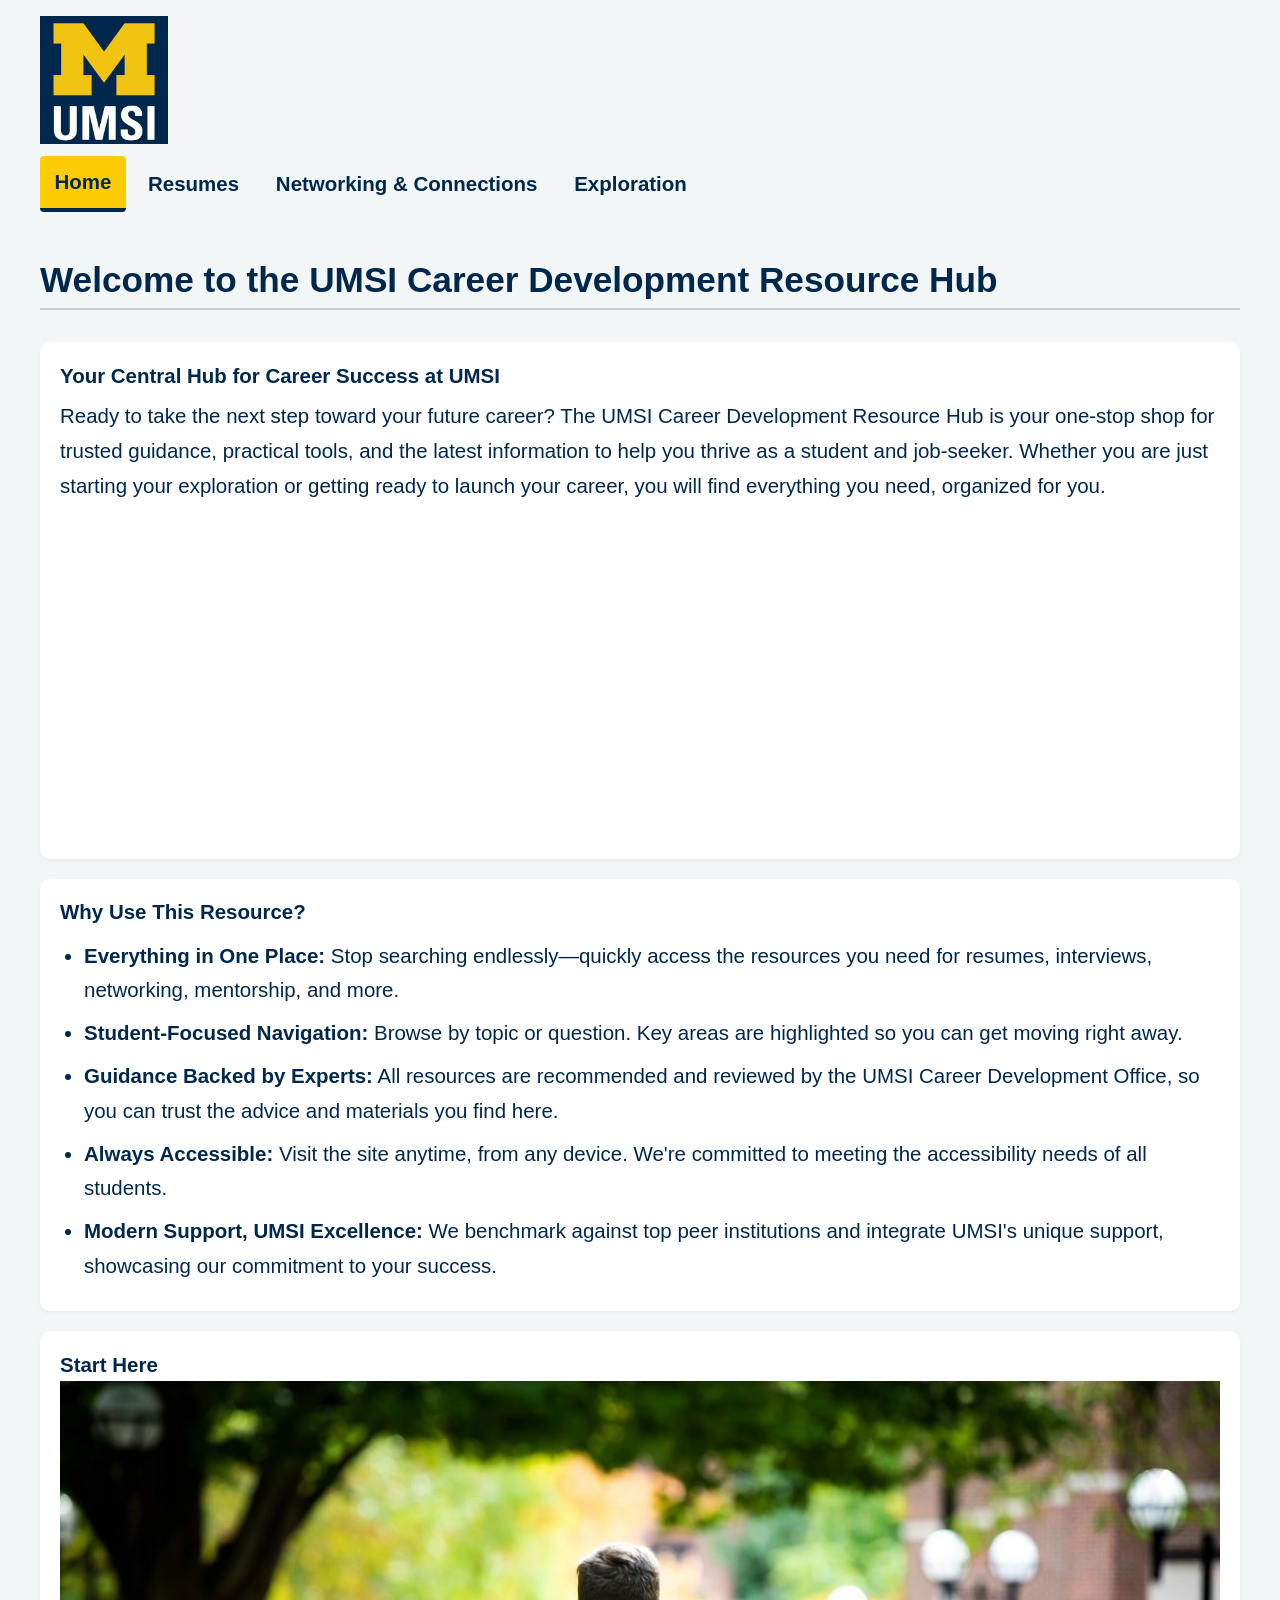
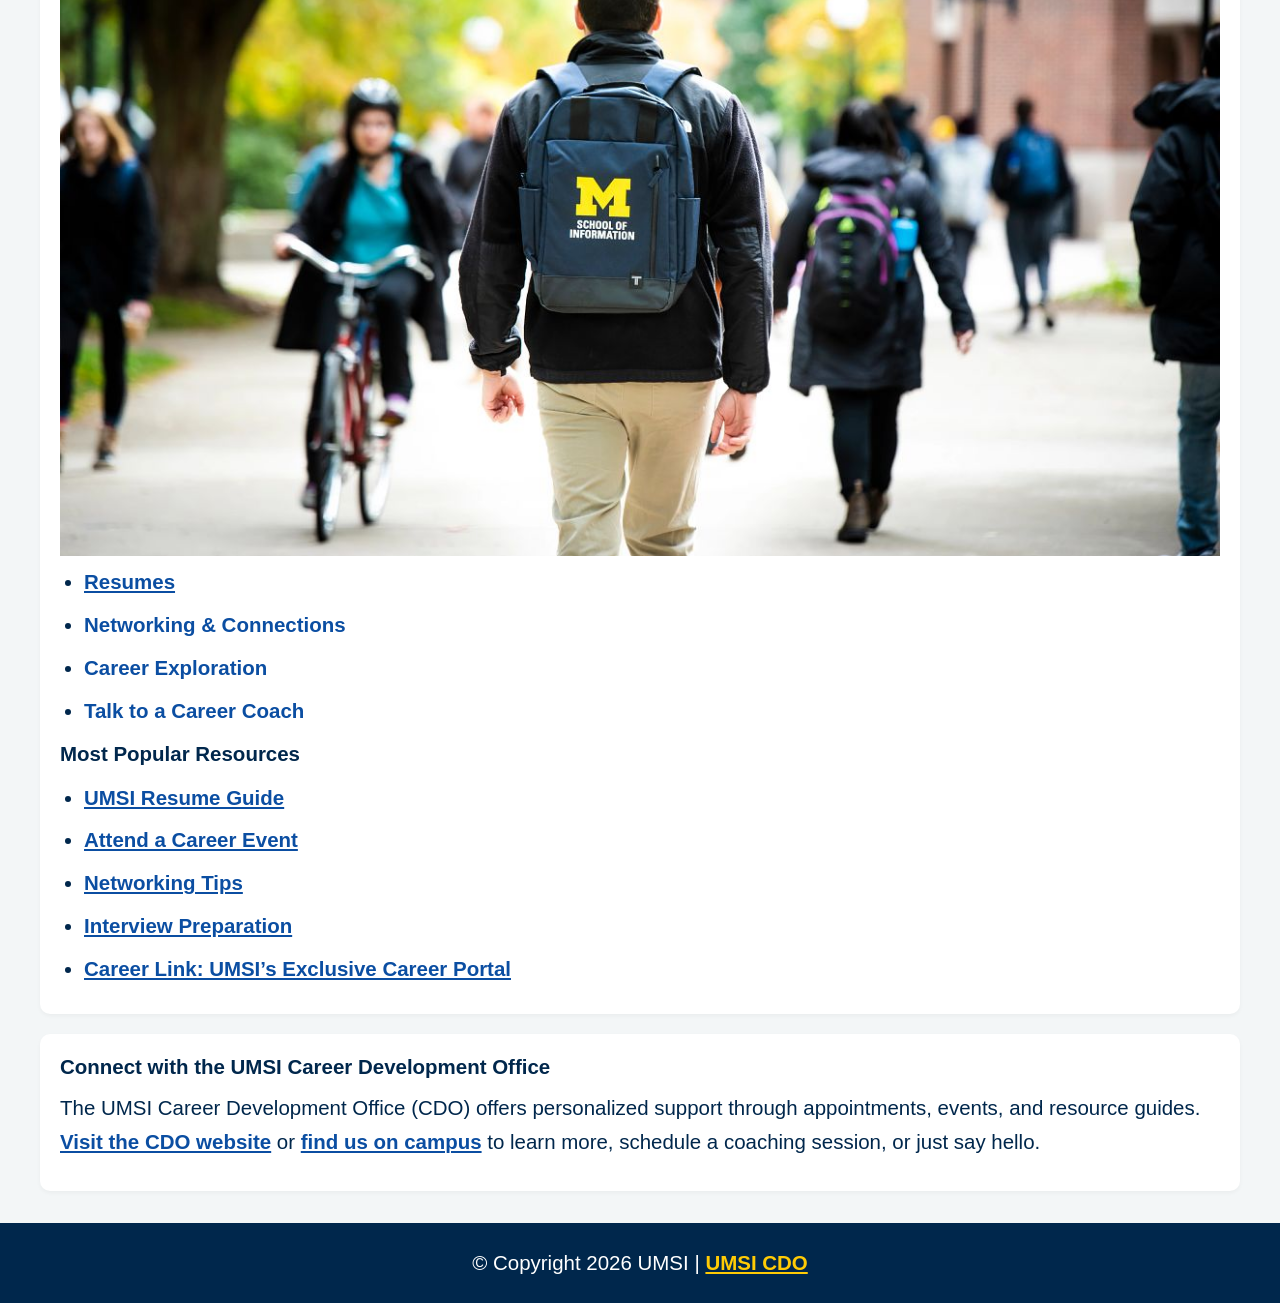
<file: index.html>
<!DOCTYPE html>
<html lang="en">
<head>
    <meta charset="UTF-8">
    <meta name="viewport" content="width=device-width, initial-scale=1.0">
    <title>MSI Career Development Resource Hub</title>
    <link rel="stylesheet" href="css/html5reset.css">
    <link rel="stylesheet" href="css/style.css">
</head>
<body>

    <header>
  <a href="#main-content" class="skip-link">Skip to Main Content</a>
        <img src="./images/UMSI_signature_vertical_informal_solidblue.jpg" alt="UMSI Logo">
        <nav>
            <ul>
                <li><a href = "index.html" class="current_page">Home</a></li>
                <li><a href = "resume.html">Resumes</a></li>
                <li><a href="netwk.html">Networking & Connections</a></li>
                <li><a href="exploration.html"> Exploration</a></li>
            </ul>
        </nav>
    
    </header>
    

    <main id="main-content">
    <h1>Welcome to the UMSI Career Development Resource Hub</h1>

    <section>
      <h2>Your Central Hub for Career Success at UMSI</h2>
      <p>
        Ready to take the next step toward your future career? The UMSI Career Development Resource Hub is your one-stop shop for trusted guidance, practical tools, and the latest information to help you thrive as a student and job-seeker. Whether you are just starting your exploration or getting ready to launch your career, you will find everything you need, organized for you.
      </p>
      <iframe width="560" height="315" src="https://www.youtube.com/embed/GSjGeDYJ5Nk?si=qhxJPRTIT___x8hG" title="YouTube video player" style="border: 0;" allow="accelerometer; autoplay; clipboard-write; encrypted-media; gyroscope; picture-in-picture; web-share" referrerpolicy="strict-origin-when-cross-origin" allowfullscreen></iframe>
    </section>

    <section>
      <h2>Why Use This Resource?</h2>


      <ul>
        <li><strong>Everything in One Place:</strong> Stop searching endlessly—quickly access the resources you need for resumes, interviews, networking, mentorship, and more.</li>
        <li><strong>Student-Focused Navigation:</strong> Browse by topic or question. Key areas are highlighted so you can get moving right away.</li>
        <li><strong>Guidance Backed by Experts:</strong> All resources are recommended and reviewed by the UMSI Career Development Office, so you can trust the advice and materials you find here.</li>
        <li><strong>Always Accessible:</strong> Visit the site anytime, from any device. We're committed to meeting the accessibility needs of all students.</li>
        <li><strong>Modern Support, UMSI Excellence:</strong> We benchmark against top peer institutions and integrate UMSI's unique support, showcasing our commitment to your success.</li>
      </ul>
    </section>
        <section>
      <h2>Start Here</h2>
      <div>
        <img src="images/UMSI_CampusFall_UMSIBackpack_02.jpg" alt="A student wears a UMSI backpack in fall on the drag.">
        <ul>
            <li><a href="resume.html">Resumes</a></li>
            <li><a>Networking & Connections</a></li>
            <li><a>Career Exploration</a></li>
            <li><a>Talk to a Career Coach</a></li>
        </ul>
       

      </div>
      <div>
        <h3>Most Popular Resources</h3>
        <ul>
          <li><a href="https://docs.google.com/document/d/1_1GfDJyVGIgE82MZjVhuWT_aB_2Hcj1NN62FUCXoR_o/edit?tab=t.0" target="_blank">UMSI Resume Guide</a></li>
          <li><a href="https://umich.instructure.com/courses/137916/pages/attend-an-event" target="_blank">Attend a Career Event</a></li>
          <li><a href="https://docs.google.com/document/d/18HMt79BU8ovGf9z7_P7No5tuwUS6qHNW5u0sgrepLtE/edit?tab=t.0" target="_blank">Networking Tips</a></li>
          <li><a href="https://docs.google.com/presentation/d/15n-XqsFEntdbkZz89K-ohf7Or1NnCt5CQNDG-6fh2a0/edit?usp=sharing" target="_blank">Interview Preparation</a></li>
          <li><a href="https://si-umich.12twenty.com/Login" target="_blank">Career Link: UMSI’s Exclusive Career Portal</a></li>
        </ul>
      </div>
    </section>
    <section>
      <h2>Connect with the UMSI Career Development Office</h2>
      <p>
        The UMSI Career Development Office (CDO) offers personalized support through appointments, events, and resource guides. <a href="https://umich.instructure.com/courses/137916" target="_blank">Visit the CDO website</a> or <a href="https://www.si.umich.edu/about-umsi/getting-umsi" target="_blank">find us on campus</a> to learn more, schedule a coaching session, or just say hello.
      </p>
    </section>
       
        <!-- Content taken & modified from UMGPT with the prompt, "Write me a webpage of intro content to help meet the following requirements - this is for the home page": and then pasted in the client objectives & project requirements"
        UMGPT. (2025). UMGPT ( GPT-4.1 August 25th version) [Large language model]. -->
    </main>
    <footer>
      <p>© Copyright <span id="current-year"></span> UMSI | <a href="https://umich.instructure.com/courses/137916">UMSI CDO</a></p>
    </footer>
    <script>
      document.getElementById('current-year').textContent = new Date().getFullYear();
    </script>
</body>
</html>
</file>
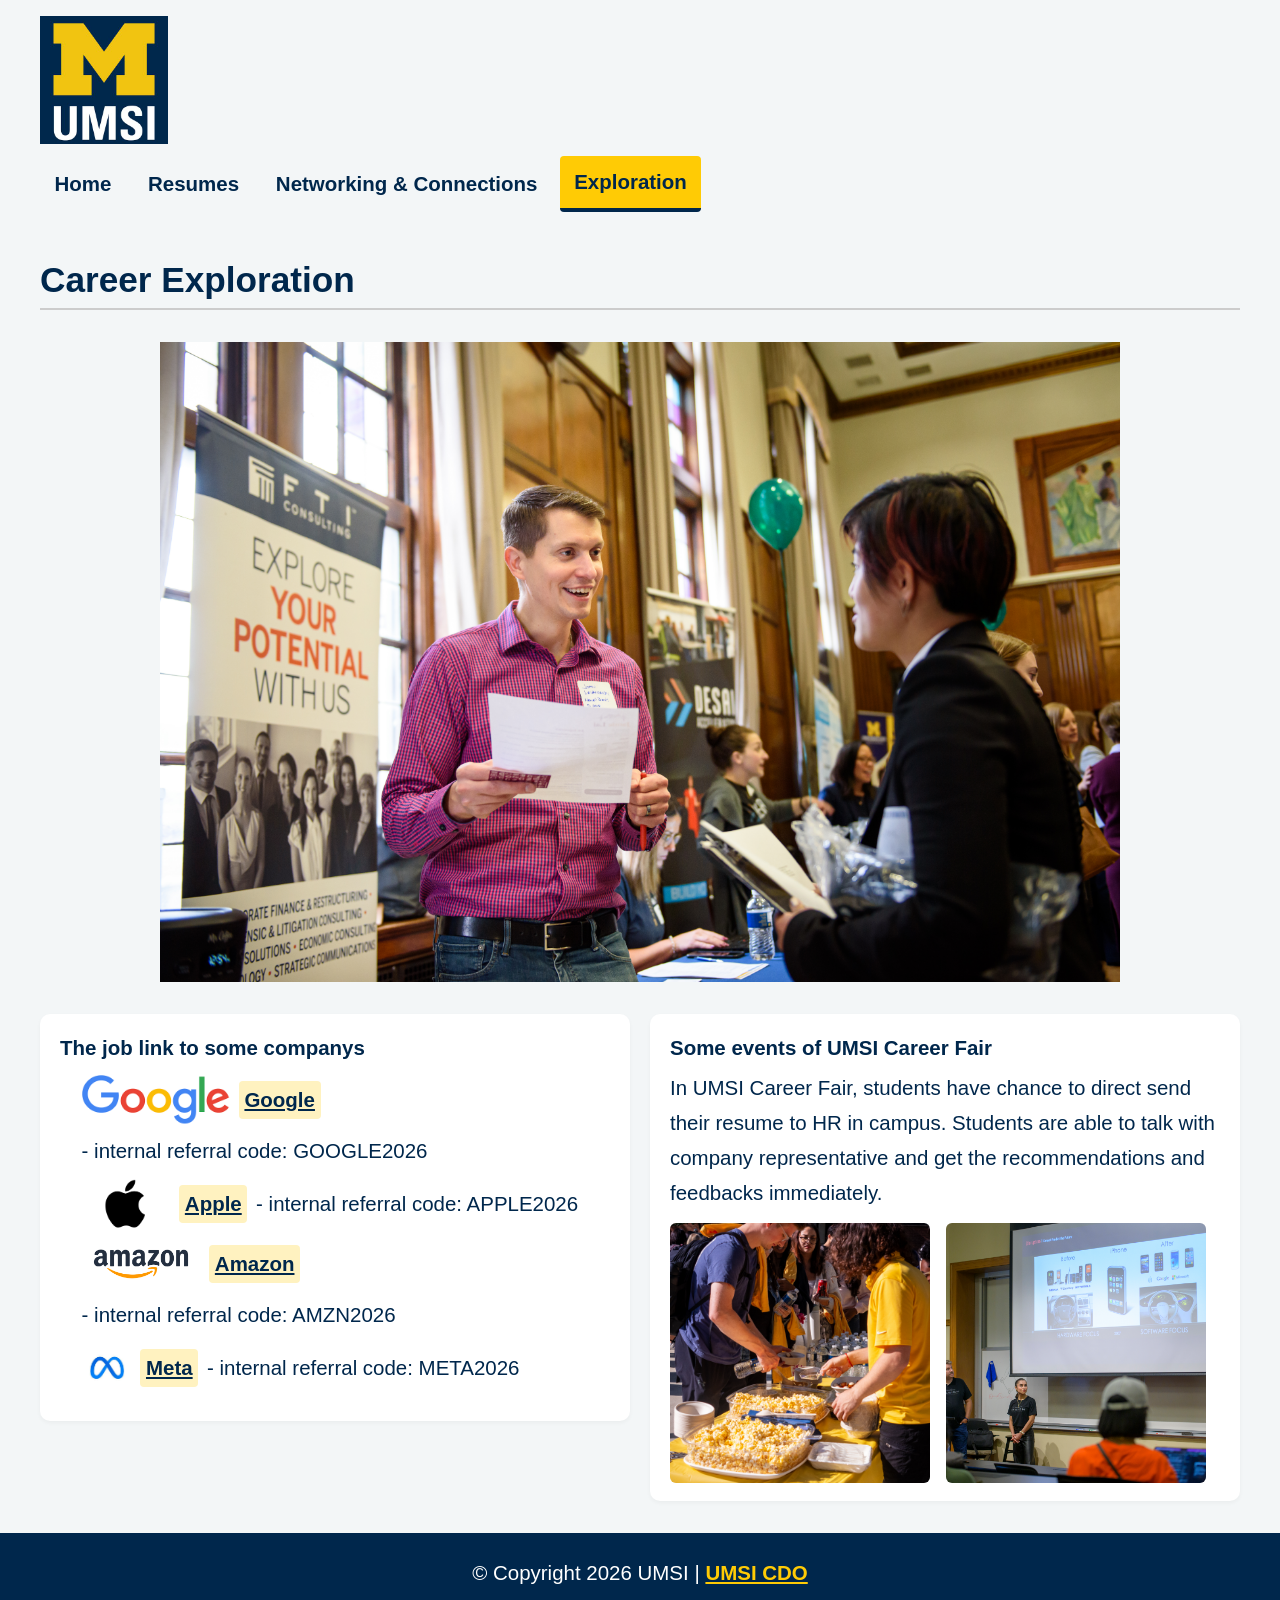
<file: exploration.html>
<!DOCTYPE html>
<html lang="en">
<head>
    <meta charset="UTF-8">
    <meta name="viewport" content="width=device-width, initial-scale=1.0">
    <title>Networking & Connections</title>
    <link rel="stylesheet" href="css/html5reset.css">
    <link rel="stylesheet" href="css/style.css">
</head>
<body>
    <header>
    <a href="#main-content" class="skip-link">Skip to Main Content</a>
        <img src="images/UMSI_signature_vertical_informal_solidblue.jpg" alt="UMSI Logo">
        <nav>
            <ul>
                <li><a href = "index.html">Home</a></li>
                <li><a href = "resume.html">Resumes</a></li>
                <li><a href="netwk.html">Networking & Connections</a></li>
                <li><a href="exploration.html"  class="current_page"> Exploration</a></li>
            </ul>
        </nav>

    </header>
    
    <main id="main-content" class="exploration-layout">
        <h1> Career Exploration </h1>
        <img src="images/exploration-placeholder.JPG" alt="Career exploration placeholder" class="hero-large">
        <section class="jobs-section">
            <h2>The job link to some companys</h2>
            <ul class="job-links">
                <li>
                    <img src="images/google.png" alt="Google Logo" class="logo-50">
                    <a href="https://careers.google.com/">Google</a>
                    <span> - internal referral code: GOOGLE2026</span>
                </li>
                <li>
                    <img src="images/Apple-Logo.png" alt="Apple Logo" class="logo-50">
                    <a href="https://www.apple.com/careers/us/">Apple</a>
                    <span> - internal referral code: APPLE2026</span>
                </li>
                <li>
                    <img src="images/amazon-logo.png" alt="Amazon Logo" class="logo-50">
                    <a href="https://www.amazon.jobs/">Amazon</a>
                    <span> - internal referral code: AMZN2026</span>
                </li>
                <li>
                    <img src="images/meta.jpeg" alt="Meta Logo" class="logo-50">
                    <a href="https://www.metacareers.com/">Meta</a>
                    <span> - internal referral code: META2026</span>
                </li>
            </ul>
        </section>
        <section class="events-section">
            <h2> Some events of UMSI Career Fair</h2>
            <p> In UMSI Career Fair, students have chance to direct send their resume to HR in campus. Students are able to talk with company representative and get the recommendations and feedbacks immediately. </p>
            <div class="fair-gallery">
                <img src="./images/fair.jpg" alt="UMSI career fair event" title="UMSI career fair" class="fair-thumb">
                <img src="./images/course.jpg" alt="UMSI career fair preparation" title="UMSI career fair preparation course" class="fair-thumb">
            </div>
        </section>
    </main>
        <footer>
        <p>© Copyright <span id="current-year"></span> UMSI | <a href="https://umich.instructure.com/courses/137916">UMSI CDO</a></p>
        </footer>
        <script>
            document.getElementById('current-year').textContent = new Date().getFullYear();
        </script>
</body>
</html>
</file>
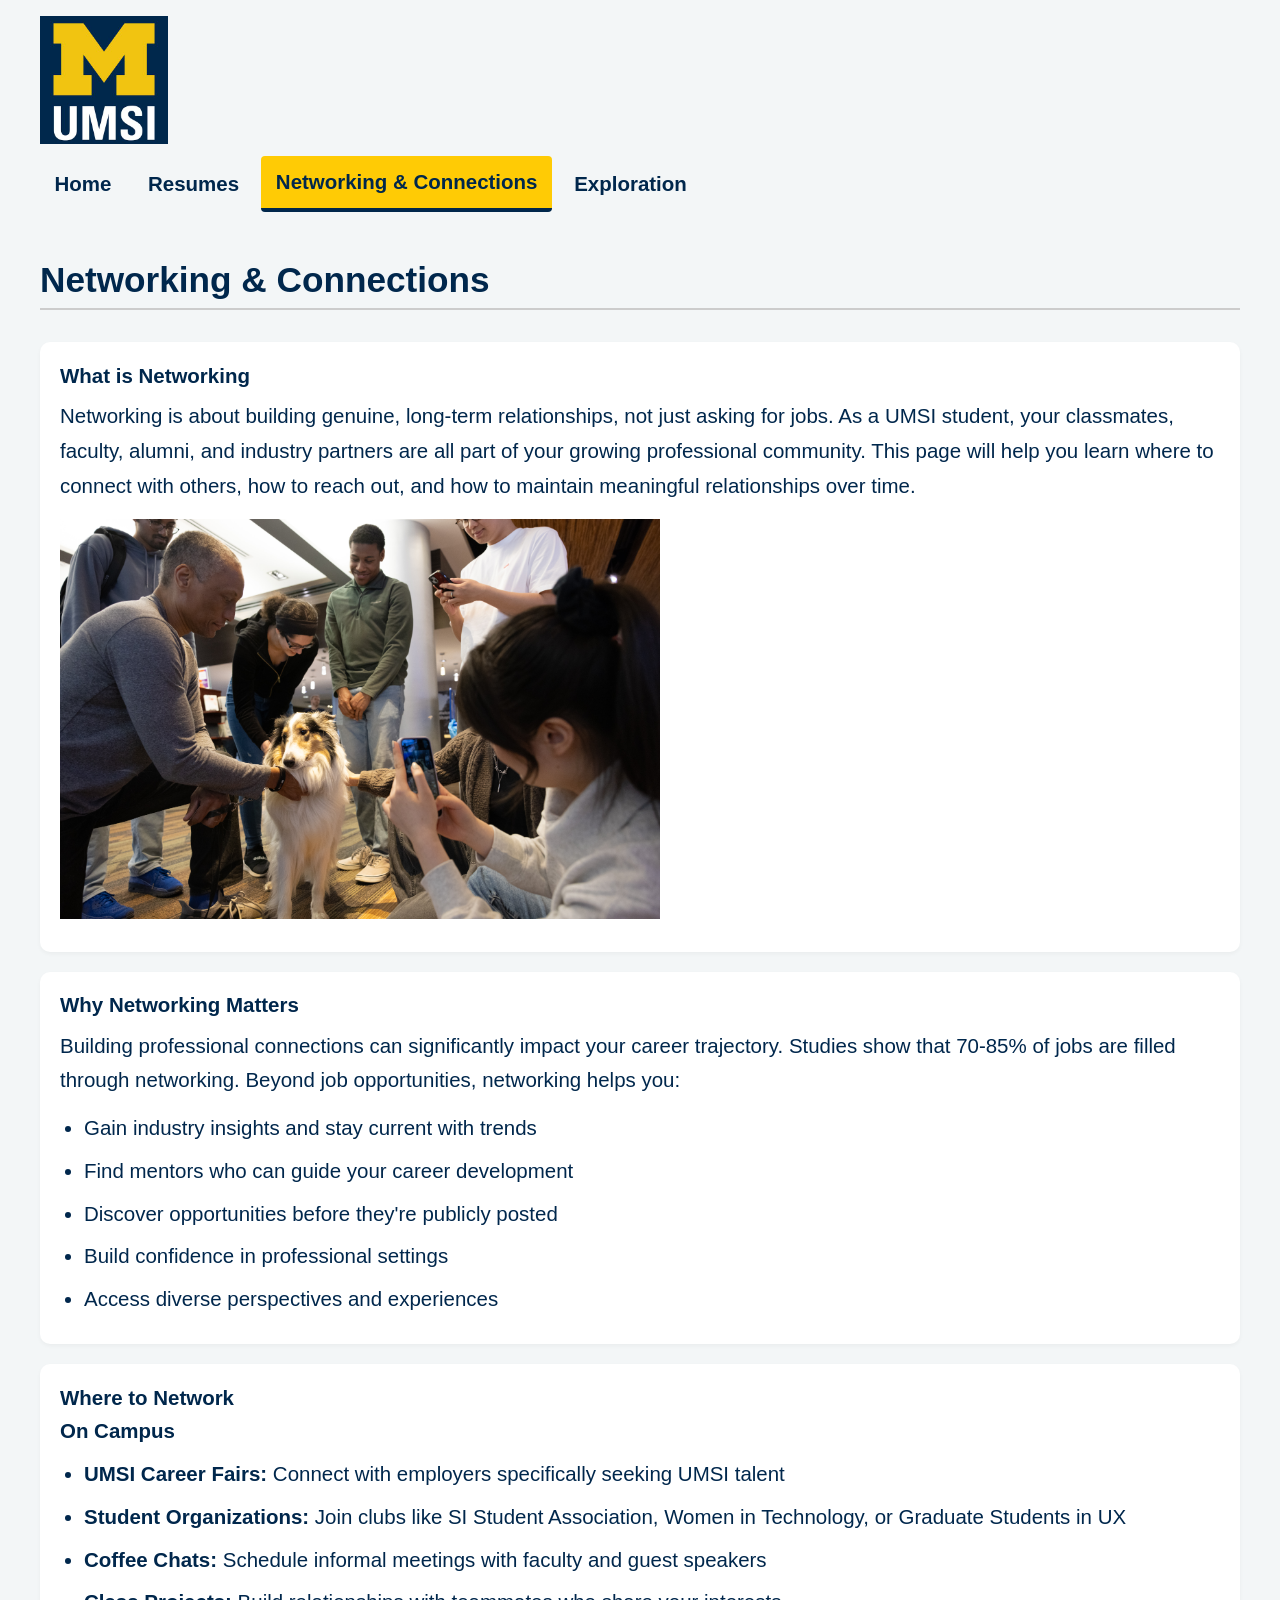
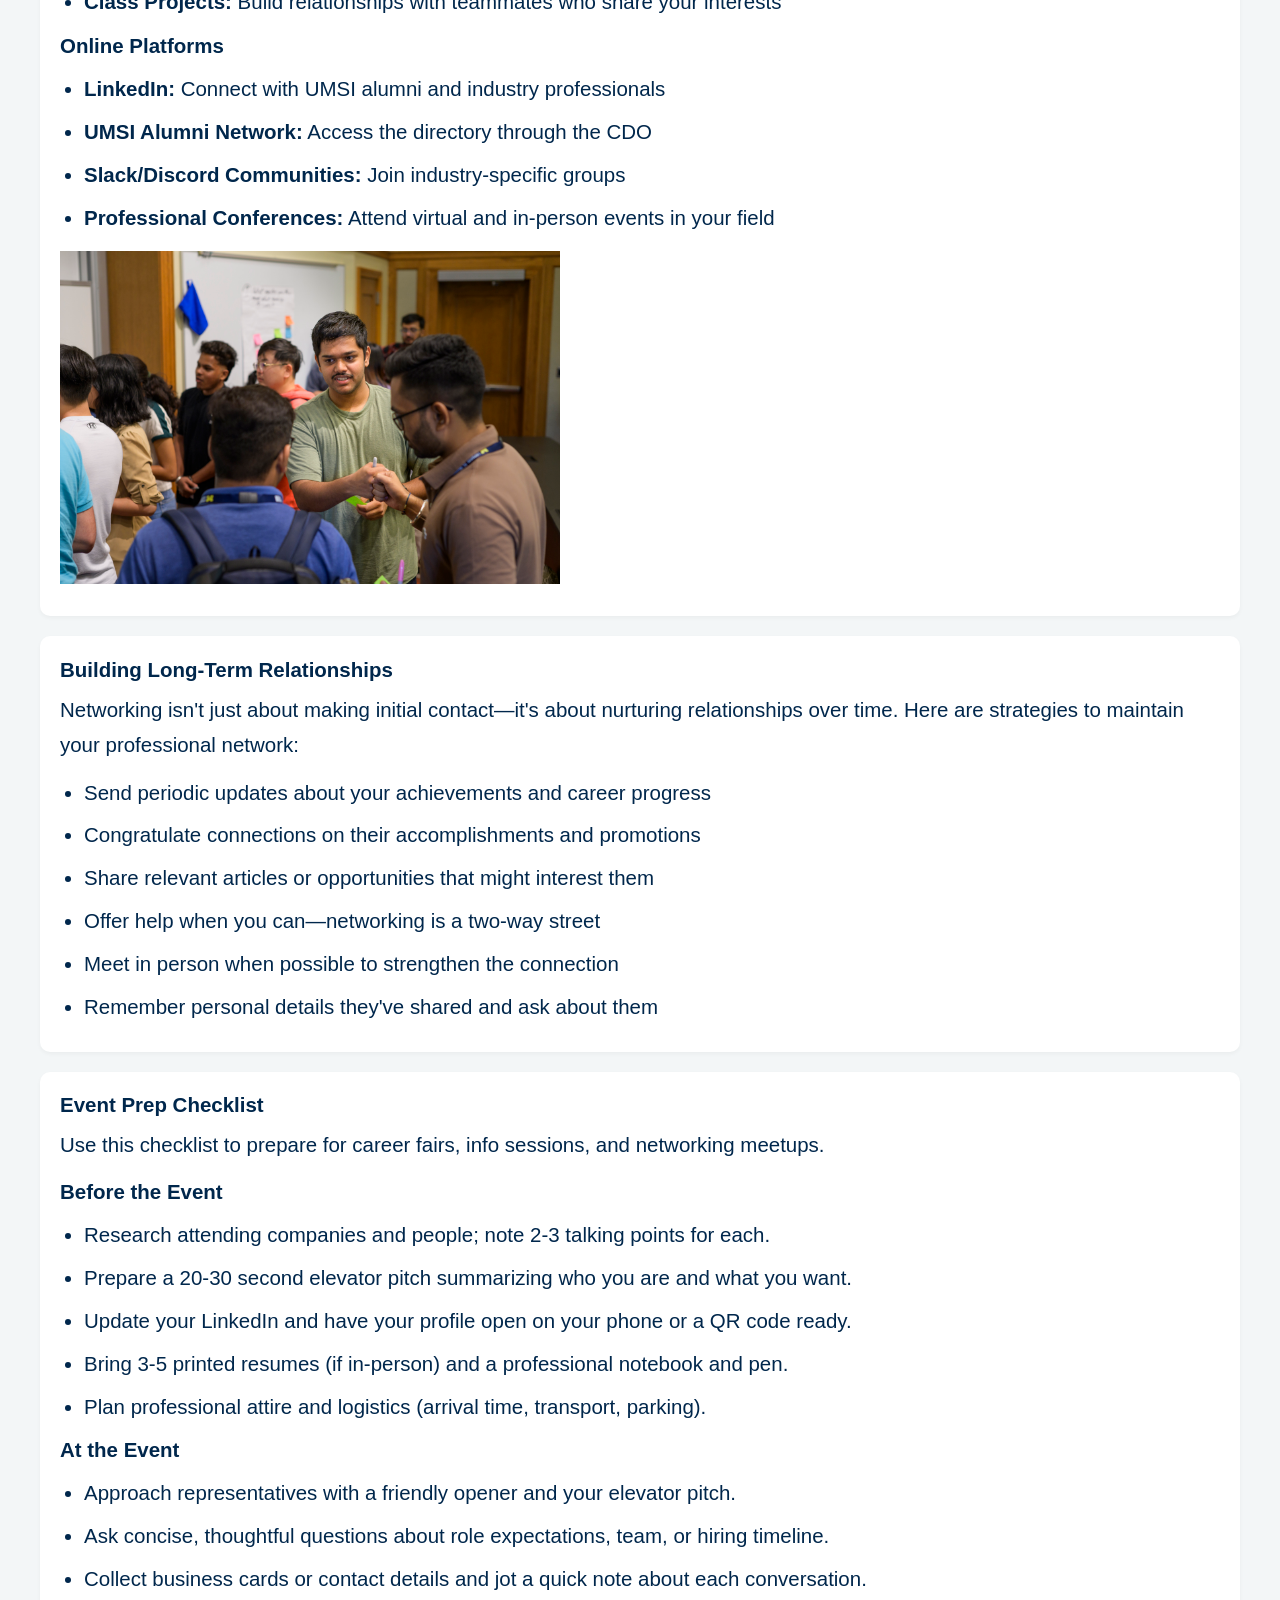
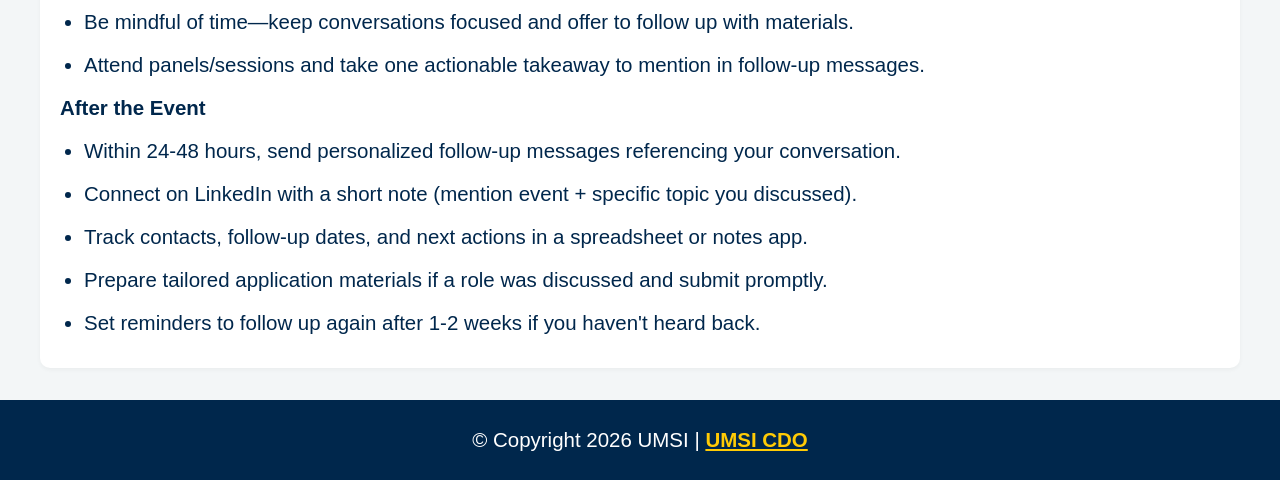
<file: netwk.html>
<!DOCTYPE html>
<html lang="en">
<head>
    <meta charset="UTF-8">
    <meta name="viewport" content="width=device-width, initial-scale=1.0">
    <title>Networking & Connections</title>
    <link rel="stylesheet" href="css/html5reset.css">
    <link rel="stylesheet" href="css/style.css">
</head>
<body>
    <header>
    <a href="#main-content" class="skip-link">Skip to Main Content</a>
        <img src="images/UMSI_signature_vertical_informal_solidblue.jpg" alt="UMSI Logo">
        <nav>
            <ul>
                <li><a href = "index.html">Home</a></li>
                <li><a href = "resume.html">Resumes</a></li>
                <li><a href="netwk.html" class="current_page">Networking & Connections</a></li>
                <li><a href="exploration.html">Exploration</a></li>
            </ul>
        </nav>
    

    </header>
    
    <main id="main-content">
        <h1>Networking & Connections</h1>
        <section>
        <h2>What is Networking</h2>
        <p>
            Networking is about building genuine, long-term relationships, not just asking for jobs. As a UMSI student, your classmates, faculty, alumni, and industry partners are all part of your growing professional community. This page will help you learn where to connect with others, how to reach out, and how to maintain meaningful relationships over time.
        </p>
        <img src="images/netwk-placeholder.jpg" alt="Networking event placeholder" class="placeholder-600">
        </section>

        <section>
        <h2>Why Networking Matters</h2>
        <p>
            Building professional connections can significantly impact your career trajectory. Studies show that 70-85% of jobs are filled through networking. Beyond job opportunities, networking helps you:
        </p>
        <ul>
            <li>Gain industry insights and stay current with trends</li>
            <li>Find mentors who can guide your career development</li>
            <li>Discover opportunities before they're publicly posted</li>
            <li>Build confidence in professional settings</li>
            <li>Access diverse perspectives and experiences</li>
        </ul>
        </section>

        <section>
        <h2>Where to Network</h2>
        <h3>On Campus</h3>
        <ul>
            <li><strong>UMSI Career Fairs:</strong> Connect with employers specifically seeking UMSI talent</li>
            <li><strong>Student Organizations:</strong> Join clubs like SI Student Association, Women in Technology, or Graduate Students in UX</li>
            <li><strong>Coffee Chats:</strong> Schedule informal meetings with faculty and guest speakers</li>
            <li><strong>Class Projects:</strong> Build relationships with teammates who share your interests</li>
        </ul>

        <h3>Online Platforms</h3>
        <ul>
            <li><strong>LinkedIn:</strong> Connect with UMSI alumni and industry professionals</li>
            <li><strong>UMSI Alumni Network:</strong> Access the directory through the CDO</li>
            <li><strong>Slack/Discord Communities:</strong> Join industry-specific groups</li>
            <li><strong>Professional Conferences:</strong> Attend virtual and in-person events in your field</li>
        </ul>
        <img src="images/netwk-fistpound-placeholder.JPG" alt="fistpound networking placeholder" class="placeholder-500">
        </section>

        <section>
        <h2>Building Long-Term Relationships</h2>
        <p>
            Networking isn't just about making initial contact—it's about nurturing relationships over time. Here are strategies to maintain your professional network:
        </p>
        <ul>
            <li>Send periodic updates about your achievements and career progress</li>
            <li>Congratulate connections on their accomplishments and promotions</li>
            <li>Share relevant articles or opportunities that might interest them</li>
            <li>Offer help when you can—networking is a two-way street</li>
            <li>Meet in person when possible to strengthen the connection</li>
            <li>Remember personal details they've shared and ask about them</li>
        </ul>
        </section>


                <!-- this content is generated by copilot GPT-5.1 with prompt what content I can use for networking and building connection page?-->
    <section id="event-prep">
        <h2>Event Prep Checklist</h2>
        <p>Use this checklist to prepare for career fairs, info sessions, and networking meetups.</p>

        <h3>Before the Event</h3>
        <ul>
            <li>Research attending companies and people; note 2-3 talking points for each.</li>
            <li>Prepare a 20-30 second elevator pitch summarizing who you are and what you want.</li>
            <li>Update your LinkedIn and have your profile open on your phone or a QR code ready.</li>
            <li>Bring 3-5 printed resumes (if in-person) and a professional notebook and pen.</li>
            <li>Plan professional attire and logistics (arrival time, transport, parking).</li>
        </ul>

        <h3>At the Event</h3>
        <ul>
            <li>Approach representatives with a friendly opener and your elevator pitch.</li>
            <li>Ask concise, thoughtful questions about role expectations, team, or hiring timeline.</li>
            <li>Collect business cards or contact details and jot a quick note about each conversation.</li>
            <li>Be mindful of time—keep conversations focused and offer to follow up with materials.</li>
            <li>Attend panels/sessions and take one actionable takeaway to mention in follow-up messages.</li>
        </ul>

        <h3>After the Event</h3>
        <ul>
            <li>Within 24-48 hours, send personalized follow-up messages referencing your conversation.</li>
            <li>Connect on LinkedIn with a short note (mention event + specific topic you discussed).</li>
            <li>Track contacts, follow-up dates, and next actions in a spreadsheet or notes app.</li>
            <li>Prepare tailored application materials if a role was discussed and submit promptly.</li>
            <li>Set reminders to follow up again after 1-2 weeks if you haven't heard back.</li>
        </ul>
    </section>
        </main>
        <footer>
        <p>© Copyright <span id="current-year"></span> UMSI | <a href="https://umich.instructure.com/courses/137916">UMSI CDO</a></p>
        </footer>
        <script>
            document.getElementById('current-year').textContent = new Date().getFullYear();
        </script>
</body>
</html>
</file>
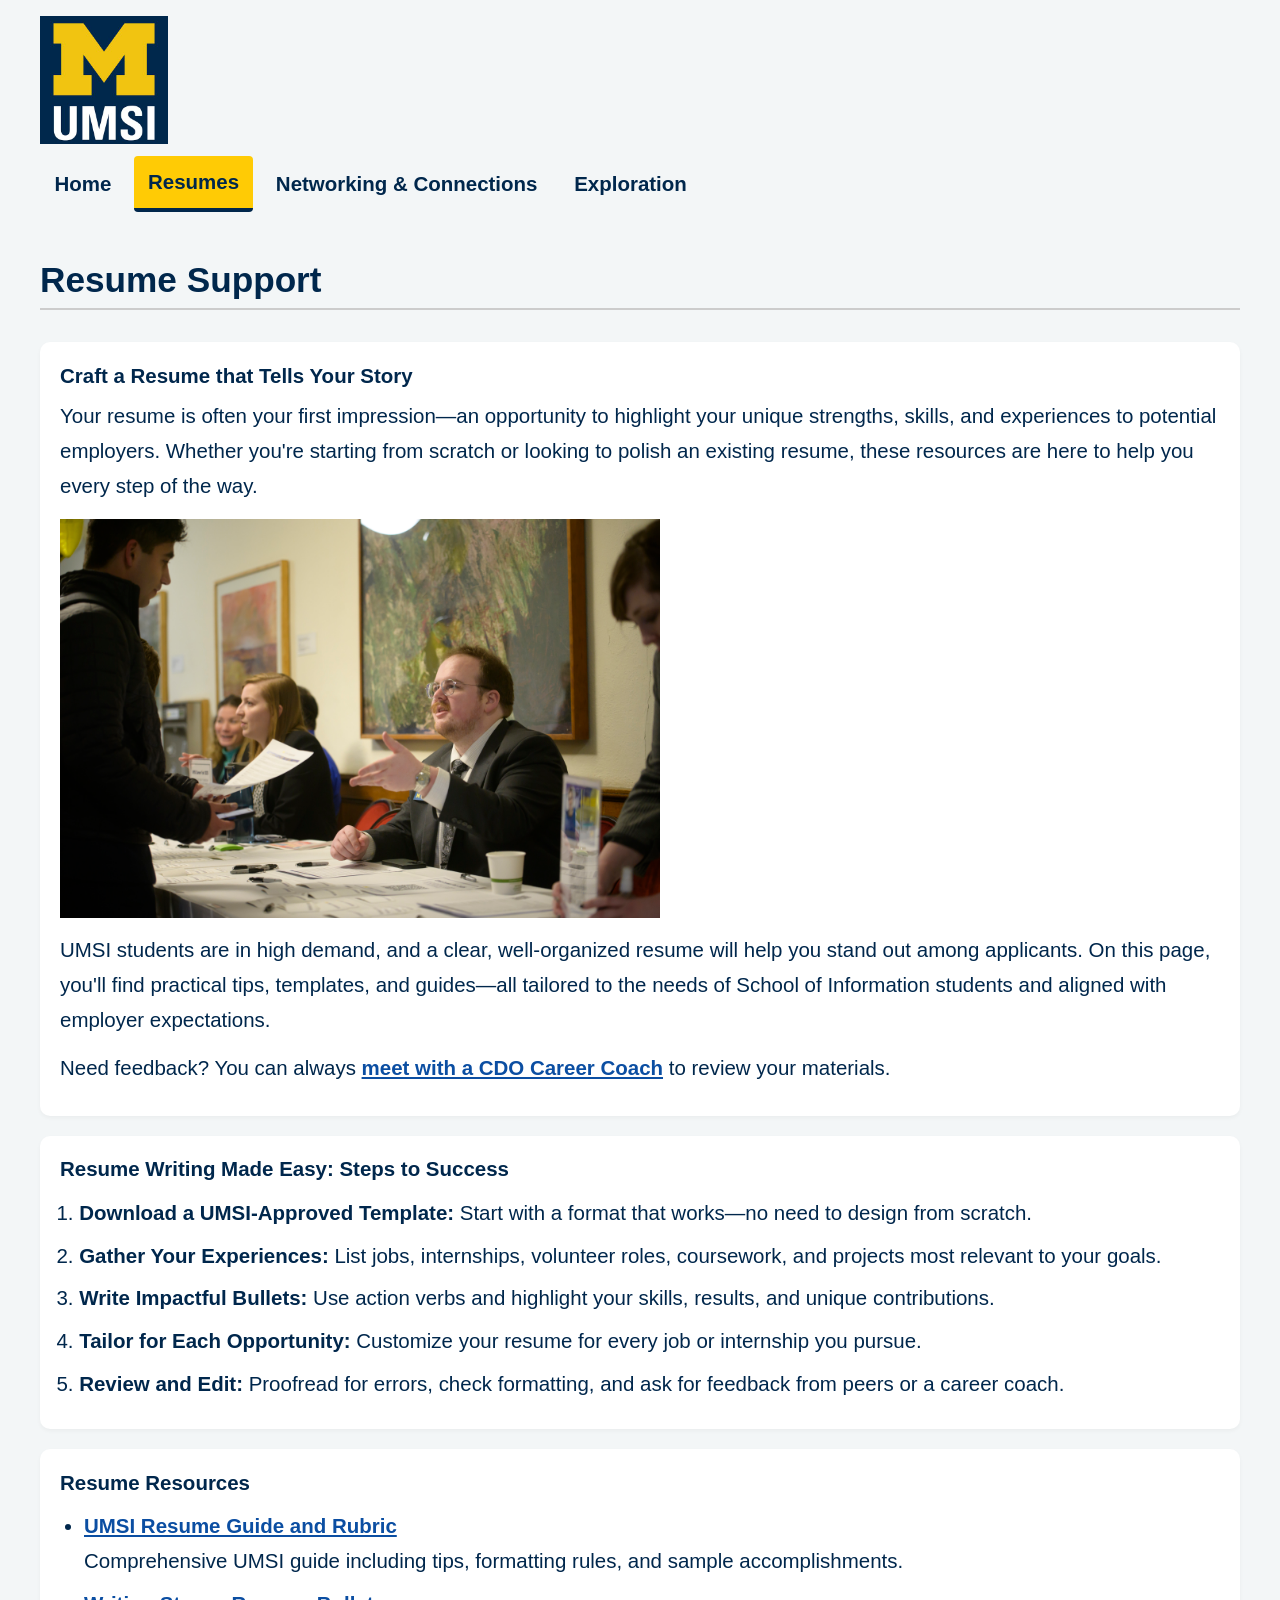
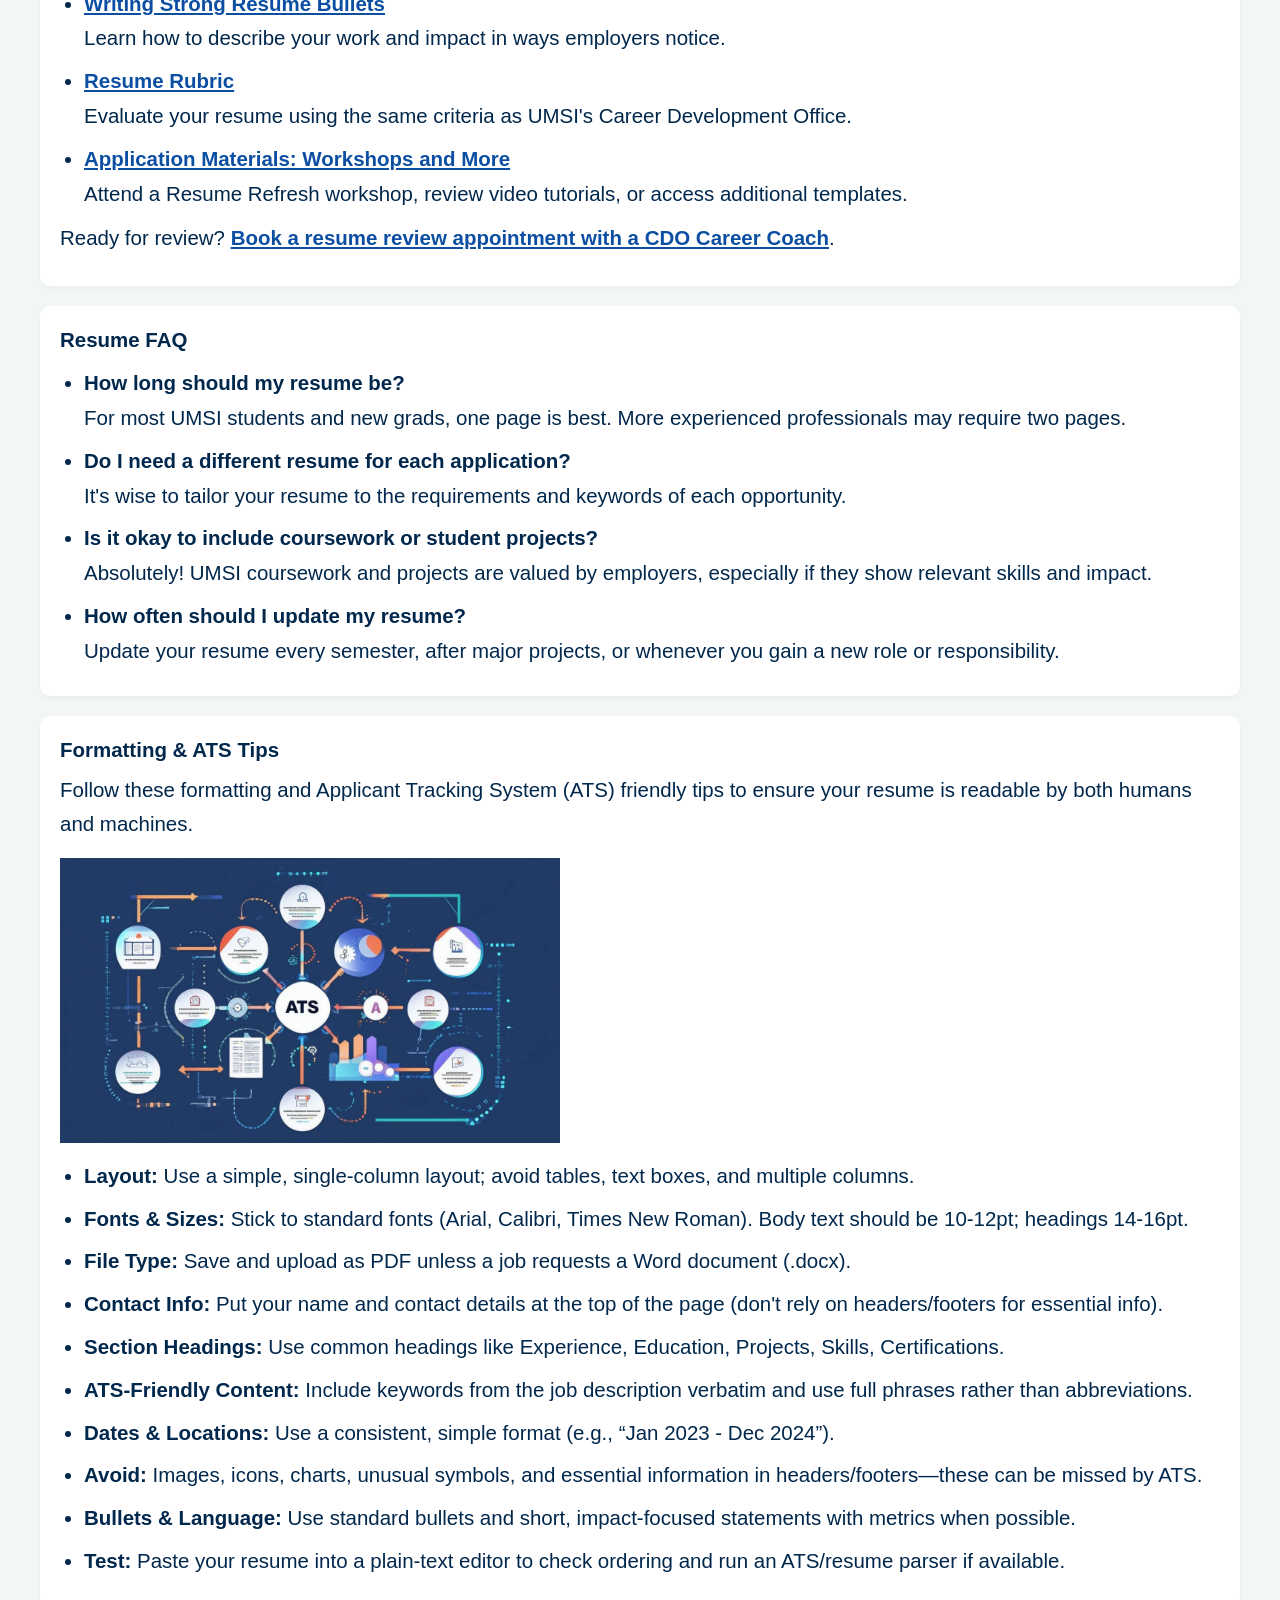
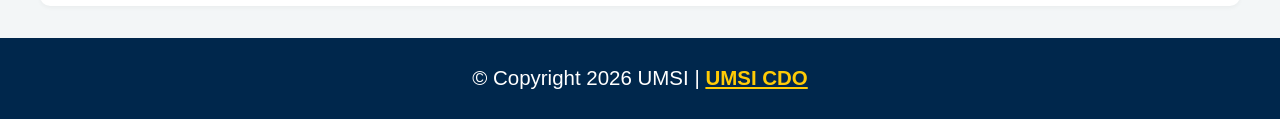
<file: resume.html>
<!DOCTYPE html>
<html lang="en">
<head>
    <meta charset="UTF-8">
    <meta name="viewport" content="width=device-width, initial-scale=1.0">
    <title>Resumes</title>
    <link rel="stylesheet" href="css/html5reset.css">
    <link rel="stylesheet" href="css/style.css">
</head>
<body>

<header>
  <a href="#main-content" class="skip-link">Skip to Main Content</a>
        <img src="images/UMSI_signature_vertical_informal_solidblue.jpg" alt="UMSI Logo">
        <nav>
            <ul>
                <li><a href = "index.html">Home</a></li>
                <li><a href = "resume.html" class="current_page">Resumes</a></li>
                <li><a href="netwk.html">Networking & Connections</a></li>
                <li><a href="exploration.html"> Exploration</a></li>
            </ul>
        </nav>
       

    </header>

<main id="main-content">
  <h1>Resume Support</h1>
  <section>
    <h2>Craft a Resume that Tells Your Story</h2>
    <p>
      Your resume is often your first impression—an opportunity to highlight your unique strengths, skills, and experiences to potential employers. Whether you're starting from scratch or looking to polish an existing resume, these resources are here to help you every step of the way.
    </p>
    <img src="images/resume-placeholder.jpg" alt="Resume formatting placeholder" class="placeholder-600">
    <p>
      UMSI students are in high demand, and a clear, well-organized resume will help you stand out among applicants. On this page, you'll find practical tips, templates, and guides—all tailored to the needs of School of Information students and aligned with employer expectations.
    </p>
    <p>
      Need feedback? You can always <a href="https://umich.instructure.com/courses/137916/pages/talk-to-a-career-coach" target="_blank">meet with a CDO Career Coach</a> to review your materials.
    </p>
  </section>
  
  <section>
    <h2>Resume Writing Made Easy: Steps to Success</h2>
    <ol>
      <li><strong>Download a UMSI-Approved Template:</strong> Start with a format that works—no need to design from scratch.</li>
      <li><strong>Gather Your Experiences:</strong> List jobs, internships, volunteer roles, coursework, and projects most relevant to your goals.</li>
      <li><strong>Write Impactful Bullets:</strong> Use action verbs and highlight your skills, results, and unique contributions.</li>
      <li><strong>Tailor for Each Opportunity:</strong> Customize your resume for every job or internship you pursue.</li>
      <li><strong>Review and Edit:</strong> Proofread for errors, check formatting, and ask for feedback from peers or a career coach.</li>
    </ol>
  </section>

  <section>
    <h2>Resume Resources</h2>
    <ul>
      <li>
        <a href="https://docs.google.com/document/d/1_1GfDJyVGIgE82MZjVhuWT_aB_2Hcj1NN62FUCXoR_o/edit?tab=t.0#heading=h.lr0wdqfyz0jx" target="_blank">
          UMSI Resume Guide and Rubric
        </a> <br>
        Comprehensive UMSI guide including tips, formatting rules, and sample accomplishments.
      </li>
      <li>
        <a href="https://docs.google.com/document/d/1_1GfDJyVGIgE82MZjVhuWT_aB_2Hcj1NN62FUCXoR_o/edit?tab=t.0#heading=h.huctfjd42wik" target="_blank">
          Writing Strong Resume Bullets
        </a> <br>
        Learn how to describe your work and impact in ways employers notice.
      </li>
      <li>
        <a href="https://docs.google.com/document/d/1_1GfDJyVGIgE82MZjVhuWT_aB_2Hcj1NN62FUCXoR_o/edit?tab=t.0#heading=h.e56vkthx30mk" target="_blank">
          Resume Rubric
        </a> <br>
        Evaluate your resume using the same criteria as UMSI's Career Development Office.
      </li>
      <li>
        <a href="https://umich.instructure.com/courses/137916/modules" target="_blank">
          Application Materials: Workshops and More
        </a> <br>
        Attend a Resume Refresh workshop, review video tutorials, or access additional templates.
      </li>
    </ul>
    <p>
      Ready for review? <a href="https://umich.instructure.com/courses/137916/pages/talk-to-a-career-coach" target="_blank">Book a resume review appointment with a CDO Career Coach</a>.
    </p>
  </section>

  <section>
    <h2>Resume FAQ</h2>
    <ul>
      <li>
        <strong>How long should my resume be?</strong><br>
        For most UMSI students and new grads, one page is best. More experienced professionals may require two pages.
      </li>
      <li>
        <strong>Do I need a different resume for each application?</strong><br>
        It's wise to tailor your resume to the requirements and keywords of each opportunity.
      </li>
      <li>
        <strong>Is it okay to include coursework or student projects?</strong><br>
        Absolutely! UMSI coursework and projects are valued by employers, especially if they show relevant skills and impact.
      </li>
      <li>
        <strong>How often should I update my resume?</strong><br>
        Update your resume every semester, after major projects, or whenever you gain a new role or responsibility.
      </li>
    </ul>
  </section>
          <!-- Content taken & modified from UMGPT with the prompt, "for the same content write me some intro content and resources for a resume page" - this was after I had asked for content for the home page.
        UMGPT. (2025). UMGPT (GPT-4.1 August 25th version) [Large language model]. -->


  <section id="formatting-ats">
    <h2>Formatting & ATS Tips</h2>
    <p>Follow these formatting and Applicant Tracking System (ATS) friendly tips to ensure your resume is readable by both humans and machines.</p>
    <img src="images/ATS.jpeg" alt="ATS checklist placeholder" class="placeholder-500">
    <ul>
      <li><strong>Layout:</strong> Use a simple, single-column layout; avoid tables, text boxes, and multiple columns.</li>
      <li><strong>Fonts & Sizes:</strong> Stick to standard fonts (Arial, Calibri, Times New Roman). Body text should be 10-12pt; headings 14-16pt.</li>
      <li><strong>File Type:</strong> Save and upload as PDF unless a job requests a Word document (.docx).</li>
      <li><strong>Contact Info:</strong> Put your name and contact details at the top of the page (don't rely on headers/footers for essential info).</li>
      <li><strong>Section Headings:</strong> Use common headings like Experience, Education, Projects, Skills, Certifications.</li>
      <li><strong>ATS-Friendly Content:</strong> Include keywords from the job description verbatim and use full phrases rather than abbreviations.</li>
      <li><strong>Dates & Locations:</strong> Use a consistent, simple format (e.g., “Jan 2023 - Dec 2024”).</li>
      <li><strong>Avoid:</strong> Images, icons, charts, unusual symbols, and essential information in headers/footers—these can be missed by ATS.</li>
      <li><strong>Bullets & Language:</strong> Use standard bullets and short, impact-focused statements with metrics when possible.</li>
      <li><strong>Test:</strong> Paste your resume into a plain-text editor to check ordering and run an ATS/resume parser if available.</li>
    </ul>
  </section>
    </main>
    <footer>
      <p>© Copyright <span id="current-year"></span> UMSI | <a href="https://umich.instructure.com/courses/137916">UMSI CDO</a></p>
    </footer>
    <script>
      document.getElementById('current-year').textContent = new Date().getFullYear();
    </script>
    
</body>

</html>
</file>
<file: css/style.css>
nav ul {
  list-style: none;
  margin: 0;
  padding: 0;
}

nav a {
  color: #00274c; /* Michigan Blue */
  text-decoration: none;
  font-weight: 700;
  padding: 0.75rem 1rem; /* 增加点击热区，符合 Mobile First */
  display: inline-block;
}

nav a.current_page {
  background: #ffcb05; /* Michigan Maize */
  color: #00274c;
  box-shadow: none; 
  border-bottom: 4px solid #00274c; /* UM style */
  font-weight: 900;
  border-radius: 4px;
}

nav a:hover,
nav a:focus {
  text-decoration: underline;
  background: rgba(41,33,150,0.06);
  outline: none;
}


p.double {border-style: double;}
html, body {
  height: 100%;
}

body {
  background-color: #f3f6f7;
  margin: 0;
  /* UM official Arial */
  font-family: Arial, Helvetica, sans-serif; 
  font-size: clamp(16px, 1.2rem + 0.8vw, 20px);
  line-height: 1.5; 
  color: #00274c; /* Michigan Blue */
  -webkit-font-smoothing: antialiased;
}



img {
  max-width: 100%;
  height: auto;
  display: block;
}

footer {
  background-color: #00274c; /* Michigan Blue */
  padding: 2rem 1rem;
  text-align: center;
  color: #ffffff; 
  white-space: normal; 
}

footer a {
  color: #ffcb05; 
  font-weight: bold;
}


.hero-large {
  width: 100%;
  max-width: min(800px, 90vw);
  display: block;
  margin: clamp(0.5rem, 1.2vw, 1rem) 0;
}
.placeholder-600 {
  width: 100%;
  max-width: min(600px, 90vw);
  display: block;
  margin: clamp(0.5rem, 1.2vw, 1rem) 0;
}
.placeholder-500 {
  width: 100%;
  max-width: min(500px, 90vw);
  display: block;
  margin: clamp(0.5rem, 1.2vw, 1rem) 0;
}
.logo-50 {
  height: clamp(28px, 6vw, 50px);
  width: auto;
}
.fair-thumb {
  max-width: clamp(120px, 40vw, 300px);
  max-height: clamp(120px, 40vw, 300px);
  display: inline-block;
  vertical-align: middle;
}
.no-border {
  border: 0 !important;
}


.skip-link {
     position: absolute;
     top: -999px;
     left: 0;
     z-index:1000;
}
.skip-link:focus {
  top: 25px;
  position: absolute;
  left: 0;
  z-index: 1001;
}

header {
  padding: clamp(0.5rem, 1.2vw, 1rem) clamp(0.6rem, 3vw, 1.25rem);
  text-align: center;
}

header img {
  display: block;
  margin: 0 auto 0.5rem auto;
  height: clamp(56px, 12vw, 112px);
  width: auto;
}

h1 {
  margin: 0.5rem 0;
  font-size: clamp(1.3rem, 6vw, 2.2rem);
  text-align: left;
  white-space: normal;
  overflow-wrap: break-word;
}

header nav {
  margin: 0.5rem 0 0 0;
}

main {
  display: grid;
  gap: clamp(0.6rem, 2vw, 1.25rem);
  padding: clamp(0.5rem, 1.6vw, 1rem) clamp(0.6rem, 3vw, 1.25rem);
  grid-template-columns: repeat(auto-fit, minmax(min(480px, 90%), 1fr));
  align-items: start;
}
main h1 {
  grid-column: 1 / -1;
  border-bottom: 2px solid #ccc;
  margin: 0.5rem 0;
  font-size: clamp(1.3rem, 6vw, 2.2rem);
  text-align: left;
}

section {
  background: #fff;
  padding: clamp(0.5rem, 1.6vw, 1rem);
  border-radius: clamp(6px, 1vw, 10px);
  box-shadow: 0 clamp(1px, 0.2vw, 2px) clamp(2px, 0.4vw, 4px) rgba(0,0,0,0.04);
}

main section p,
main section li {
  line-height: 1.7;
}

main section p {
  margin: 0.4rem 0 0.8rem;
}


ul, ol {
  padding-left: clamp(0.9rem, 3vw, 1.2rem);
  margin: clamp(0.3rem, 1vw, 0.6rem) 0;
}

main section ul {
  padding-left: clamp(1.1rem, 3vw, 1.5rem);
}

main section li {
  margin: 0.5rem 0;
}

main a {
  color: #0b4ea2;
  font-weight: 700;
  text-decoration-thickness: 2px;
  text-underline-offset: 2px;
  transition: color 0.2s ease, background-color 0.2s ease;
}

main a:hover,
main a:focus {
  color: #00274c;
  background-color: rgba(255, 203, 5, 0.2);
  outline: none;
}

.job-links img {
  display: inline-block;
  vertical-align: middle;
  margin-right: 0.35rem;
}

.job-links a,
.job-links span {
  vertical-align: middle;
}

.fair-gallery {
  display: flex;
  flex-wrap: wrap;
  gap: clamp(0.5rem, 2vw, 1rem);
  align-items: center;
}

.events-section .fair-thumb {
  margin: 0;
  object-fit: cover;
}

.exploration-layout .hero-large {
  margin-left: auto;
  margin-right: auto;
}

.exploration-layout .job-links {
  list-style: disc;
  padding-left: clamp(1rem, 2.6vw, 1.35rem);
}

.exploration-layout .job-links li {
  display: flex;
  flex-wrap: wrap;
  align-items: center;
  gap: 0.4rem;
  margin: 0.65rem 0;
}

.exploration-layout .job-links img {
  flex: 0 0 auto;
  margin-right: 0;
}

.exploration-layout .job-links a {
  display: inline-block;
  color: #00274c;
  background-color: rgba(255, 203, 5, 0.25);
  border-radius: 4px;
  padding: 0.1rem 0.35rem;
  text-decoration: underline;
  text-decoration-thickness: 2px;
  text-underline-offset: 2px;
}

.exploration-layout .job-links a:visited {
  color: #0b4ea2;
}

.exploration-layout .job-links a:hover,
.exploration-layout .job-links a:focus {
  color: #00274c;
  background-color: #ffcb05;
  outline: 2px solid #00274c;
  outline-offset: 1px;
}

.exploration-layout .job-links span {
  display: inline;
}

.exploration-layout .fair-gallery {
  justify-content: center;
}

.exploration-layout .events-section .fair-thumb {
  width: clamp(150px, 42vw, 250px);
  aspect-ratio: 1 / 1;
  max-width: none;
  max-height: none;
  object-fit: cover;
  border-radius: 6px;
}

.error404-layout {
  grid-template-columns: 1fr;
}

body.error404-page {
  min-height: 100vh;
  display: flex;
  flex-direction: column;
}

body.error404-page .error404-layout {
  flex: 1 0 auto;
}

body.error404-page .error404-logo {
  height: clamp(56px, 12vw, 112px);
}

body.error404-page footer {
  margin-top: auto;
}

.error404-card {
  max-width: 760px;
  width: 100%;
  margin: 0 auto;
}

.error404-badge {
  display: inline-block;
  margin: 0 0 0.45rem;
  padding: 0.2rem 0.55rem;
  border-radius: 999px;
  background: #ffcb05;
  color: #00274c;
  font-weight: 800;
  letter-spacing: 0.02em;
}

.error404-search {
  margin-top: 0.8rem;
}

.error404-search label {
  display: block;
  font-weight: 700;
  margin-bottom: 0.35rem;
}

.error404-search-row {
  display: flex;
  gap: 0.5rem;
  flex-wrap: wrap;
}

.error404-search input {
  flex: 1 1 260px;
  min-height: 44px;
  border: 2px solid #b9c4d1;
  border-radius: 6px;
  padding: 0 0.7rem;
  font: inherit;
  color: #00274c;
  background: #fff;
}

.error404-search input:focus {
  border-color: #00274c;
  outline: 2px solid rgba(255, 203, 5, 0.6);
  outline-offset: 1px;
}

.error404-search button {
  min-height: 44px;
  padding: 0 1rem;
  border: 2px solid #00274c;
  border-radius: 6px;
  background: #00274c;
  color: #fff;
  font: inherit;
  font-weight: 700;
  cursor: pointer;
}

.error404-search button:hover,
.error404-search button:focus {
  background: #001b35;
}

.error404-help {
  margin-top: 0.45rem;
  min-height: 1.25em;
}

.error404-links {
  margin-top: 0.25rem;
}

.error404-links li {
  margin: 0.45rem 0;
}

@media screen and (min-width: 900px) {
  body {
    font-size: clamp(18px, 1rem + 0.35vw, 22px);
    line-height: 1.6;
  }

  header {
    max-width: 1200px;
    margin: 0 auto;
    padding: 1rem 1.5rem;
    text-align: left;
  }

  header img {
    margin: 0 0 0.75rem 0;
    height: 128px;
  }

  nav ul {
    display: flex;
    flex-wrap: wrap;
    gap: 0.5rem;
    align-items: center;
  }

  nav a {
    padding: 0.6rem 0.9rem;
    border-radius: 6px;
  }

  main {
    max-width: 1200px;
    margin: 0 auto;
    padding: 1rem 1.5rem 2rem;
    gap: 1.25rem;
    grid-template-columns: repeat(12, minmax(0, 1fr));
  }

  main h1 {
    grid-column: 1 / -1;
    margin-bottom: 0.75rem;
  }

  .hero-large {
    grid-column: 1 / -1;
    margin: 0 auto 0.75rem;
    max-width: 960px;
  }

  section {
    padding: 1.1rem 1.25rem;
  }

  main > section {
    grid-column: 1 / -1;
  }

  .exploration-layout .jobs-section {
    grid-column: 1 / 7;
  }

  .exploration-layout .events-section {
    grid-column: 7 / 13;
  }

  .job-links li {
    margin: 0.75rem 0;
  }

  .exploration-layout .job-links li {
    gap: 0.55rem;
  }

  .fair-gallery {
    justify-content: flex-start;
    gap: 1rem;
  }

  .exploration-layout .fair-gallery {
    justify-content: flex-start;
  }

  .events-section .fair-thumb {
    max-width: 280px;
    max-height: 280px;
  }

  .exploration-layout .events-section .fair-thumb {
    width: 260px;
  }

  .error404-layout {
    grid-template-columns: repeat(12, minmax(0, 1fr));
  }

  .error404-layout .error404-card:first-of-type {
    grid-column: 1 / 9;
  }

  .error404-layout .error404-card:last-of-type {
    grid-column: 9 / 13;
    align-self: start;
  }

  footer {
    padding: 1.5rem 1rem;
  }
}
</file>
